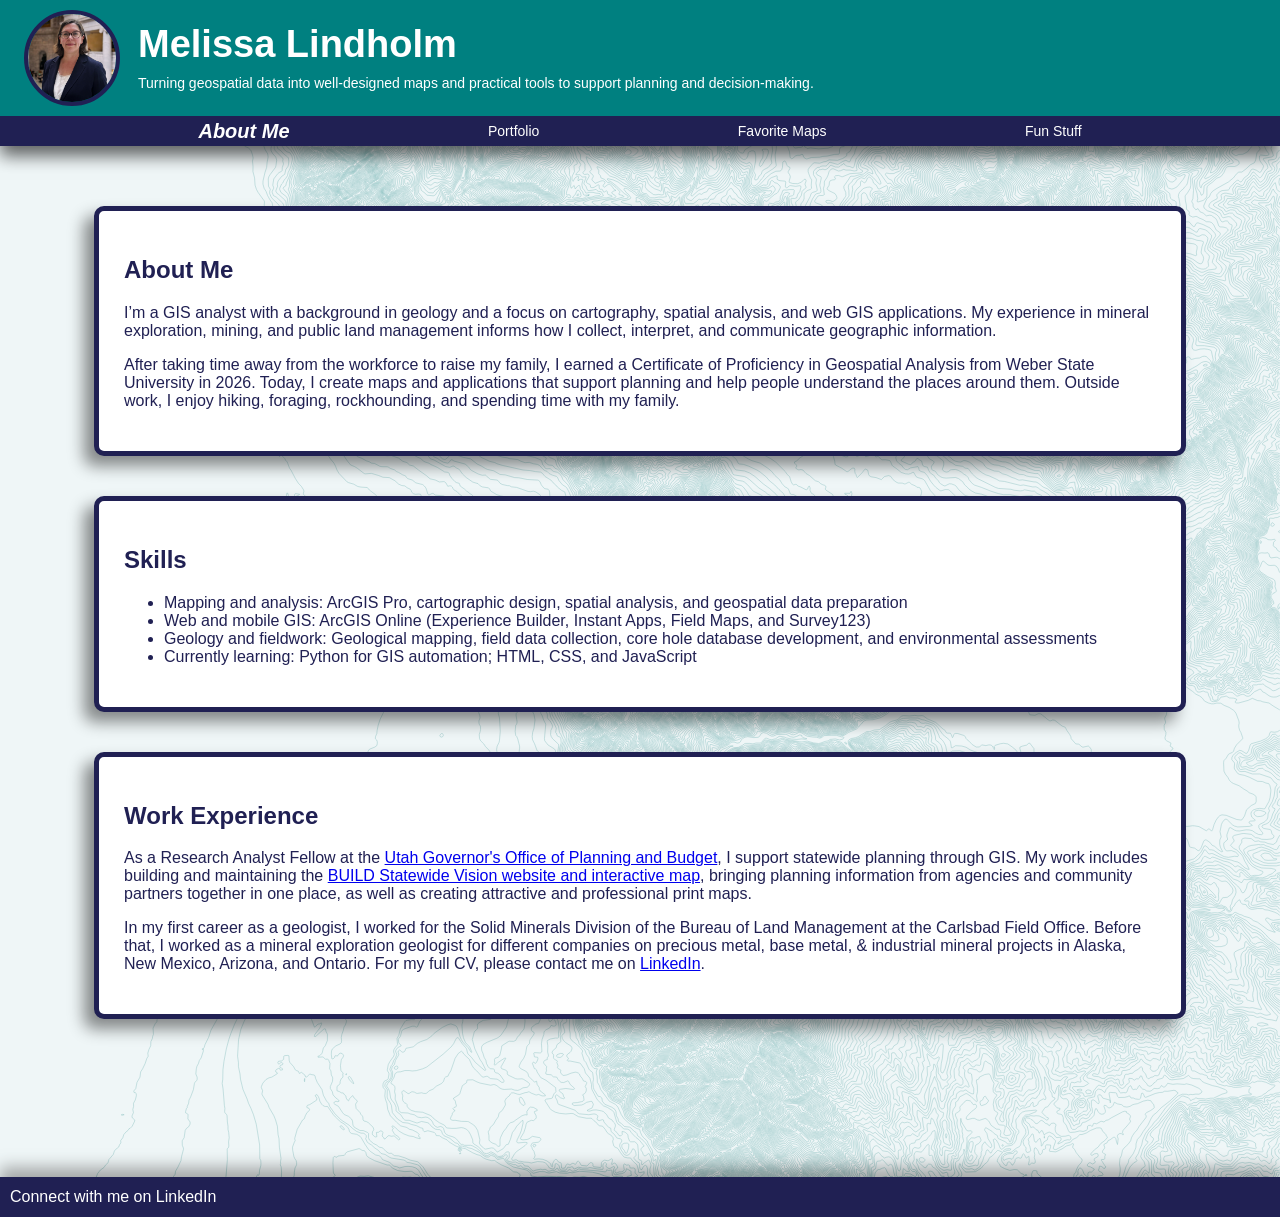
<file: index.html>
<!DOCTYPE html>
<html lang="en">

<head>
    <meta charset="UTF-8">
    <meta name="viewport" content="width=device-width, initial-scale=1.0">
    <title>About Me | Melissa Lindholm</title>
    <link rel="stylesheet" href="styles.css">
    <base target="_blank">
</head>

<body>

    <header>
        <div class="top-info">
            <img src="Melissa_4.jpg" alt="Melissa Lindholm" width="150" class="my-photo">
            <div class="intro">
                <h1>Melissa Lindholm</h1>
                <p>
                    Turning geospatial data into well-designed maps and practical tools to support planning and
                    decision-making.
                </p>
            </div>
        </div>
        <div>
            <nav>
                <ul>
                    <li><a href=index.html target="_self" aria-current="page">About Me</a></li>
                    <li><a href=portfolio.html target="_self">Portfolio</a></li>
                    <li><a href=favoritemaps.html target="_self">Favorite Maps</a></li>
                    <li><a href=funstuff.html target="_self">Fun Stuff</a></li>
                </ul>
            </nav>
        </div>
    </header>

    <!-- <div id="greeting"></div> -->

    <main>
        <section>
            <h2>About Me</h2>
            <p>
                <!-- Yourself: Spend a few sentences talking about my strengths.</p> -->
                I’m a GIS analyst with a background in geology and a focus on cartography, spatial analysis, and web GIS
                applications. My experience in mineral exploration, mining, and public land management informs how I
                collect, interpret, and communicate geographic information.
            </p>
            <p>
                After taking time away from the workforce to raise my family, I earned a Certificate of Proficiency in
                Geospatial Analysis from Weber State University in 2026. Today, I create maps and applications that
                support planning and help people understand the places around them. Outside work, I enjoy hiking,
                foraging, rockhounding, and spending time with my family.

            </p>
        </section>
        <section>
            <h2>Skills</h2>

            <ul>
                <li>Mapping and analysis: ArcGIS Pro, cartographic design, spatial analysis, and geospatial data
                    preparation</li>
                <li>Web and mobile GIS: ArcGIS Online (Experience Builder, Instant Apps, Field Maps, and Survey123)</li>
                <li>Geology and fieldwork: Geological mapping, field data collection, core hole database development,
                    and
                    environmental assessments</li>
                <li>Currently learning: Python for GIS automation; HTML, CSS, and JavaScript</li>
            </ul>
        </section>
        <section>
            <h2>Work Experience</h2>
            <p>
                As a Research Analyst Fellow at the <a href="https://gopb.utah.gov/">Utah
                    Governor's Office of Planning and Budget</a>, I support statewide
                planning through GIS. My work includes building and maintaining the <a
                    href="https://experience.arcgis.com/experience/a6360b8850174346ad386070bd36e517">BUILD Statewide
                    Vision website and interactive map</a>, bringing planning information from agencies and community
                partners together in
                one
                place, as well as creating attractive and professional print maps.
                <!-- I currently have a challenging and rewarding internship as a Research Analyst Fellow at the <a
                    href="https://gopb.utah.gov/">Utah
                    Governor's Office of Planning and Budget</a>. This is an incredible opportunity for a rookie GIS
                Analyst; I
                get to do GIS work that has statewide impact and my position allows me to meet and learn from top GIS
                professionals
                and planners from across Utah, including at the <a href="https://gis.utah.gov/">Utah Geospatial Resource
                    Center</a>. Every person I have worked with does exceptional and impactful work and has a
                wealth of
                expert knowledge to share. Among other duties, I built and maintain the website and interactive map for
                <a href="https://experience.arcgis.com/experience/a6360b8850174346ad386070bd36e517">BUILD: Utah
                    Statewide Vision</a>. -->
            </p>
            <p>
                In my first career as a geologist, I worked for the Solid Minerals Division of the Bureau of Land
                Management at the Carlsbad Field Office. Before that, I worked as a mineral exploration geologist for
                different companies on precious metal, base metal, & industrial mineral projects in Alaska, New Mexico,
                Arizona, and Ontario. For my full CV, please
                contact me on <a href="https://www.linkedin.com/in/melissa-lindholm/">LinkedIn</a>.
            </p>
        </section>
        <br>
        <br>
        <br>
        <!-- Don't show this, I am just making a note to myself. -->

    </main>
    <footer class="centered">
        <!-- <img src="LI-In-Bug.png" alt="LinkedIn logo" width="30"> -->
        <a href="https://www.linkedin.com/in/melissa-lindholm/" class="linkedin-hyperlink">
            Connect with me on LinkedIn </a>
    </footer>

    <!-- <script src="index.js"></script> -->
</body>

</html>
</file>
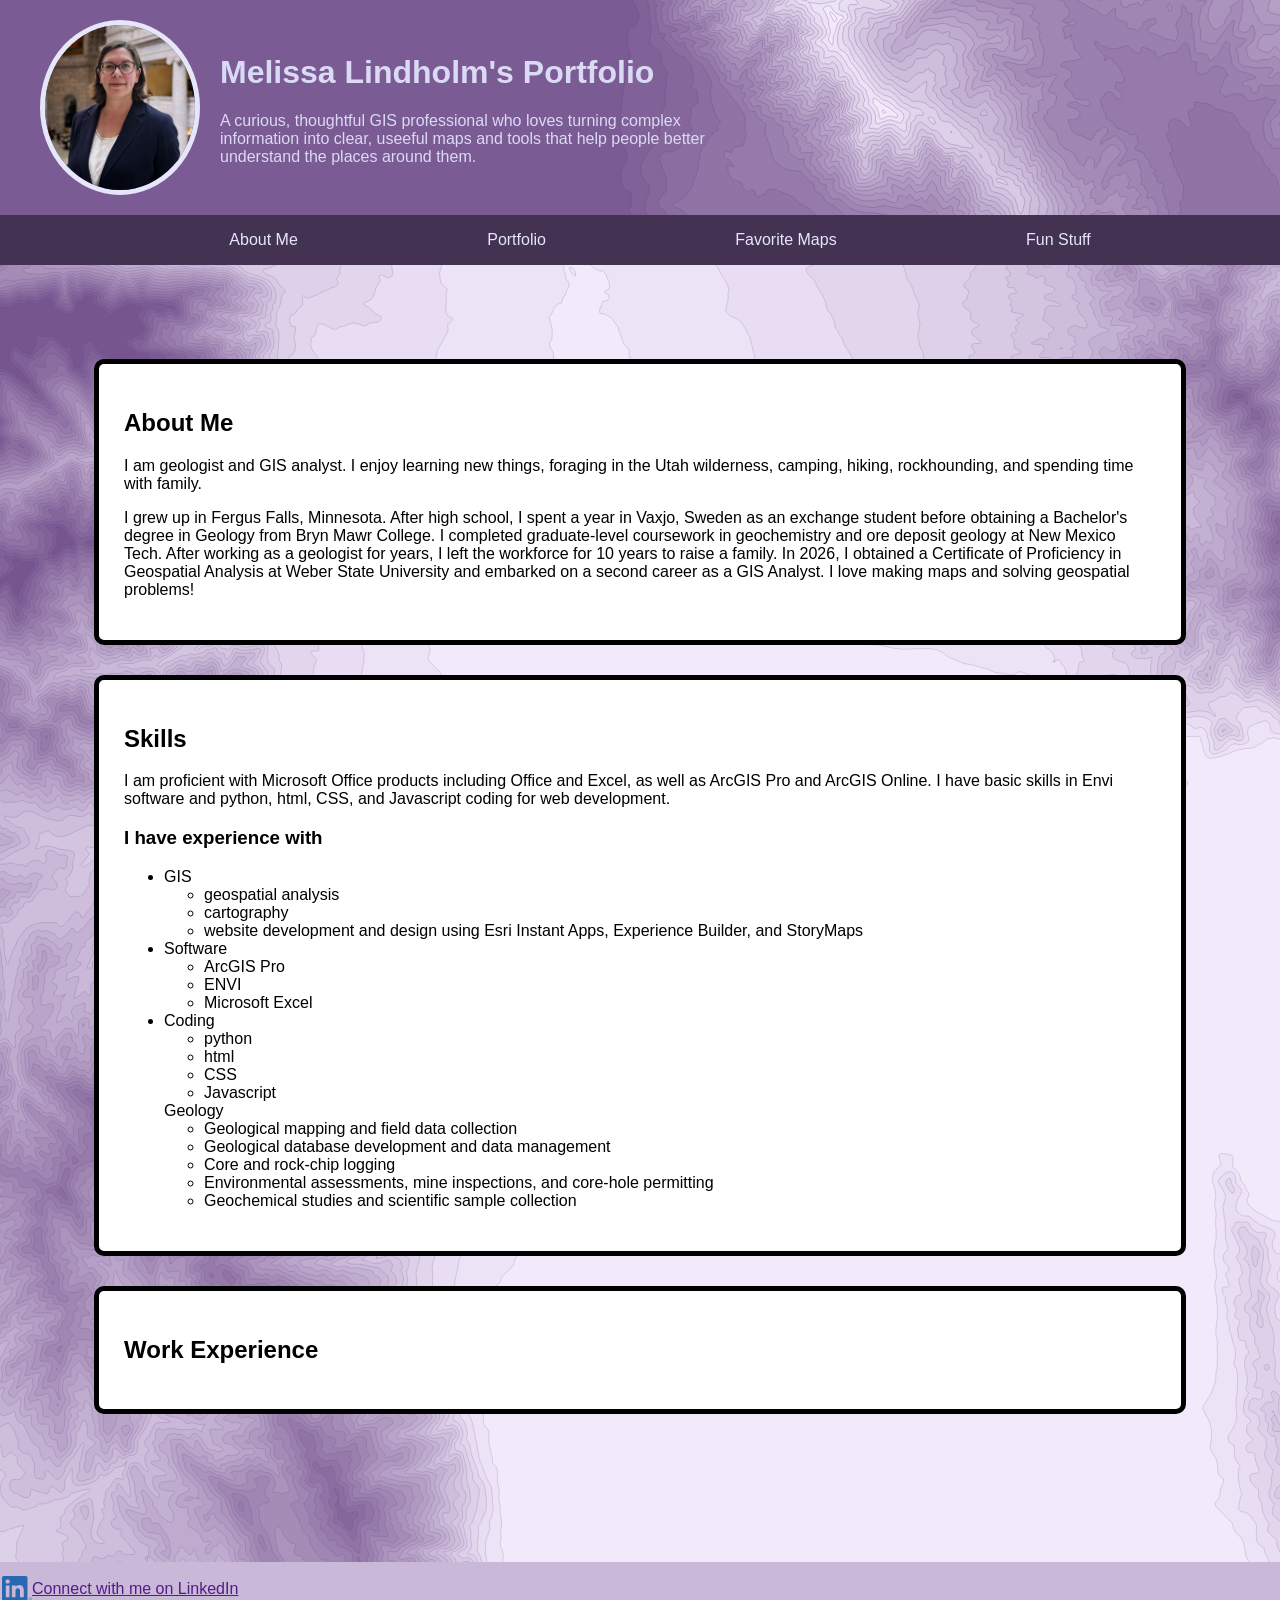
<file: portfolio/index.html>
<!DOCTYPE html>
<html lang="en">

<head>
    <meta charset="UTF-8">
    <meta name="viewport" content="width=device-width, initial-scale=1.0">
    <title>Melissa Lindholm</title>
    <link rel="stylesheet" href="styles.css">
</head>

<body>

    <header>
        <div class="top-info">
            <img src="Melissa_4.jpg" alt="Melissa Lindholm" width="150" class="my-photo">
            <div class="intro">
                <h1>Melissa Lindholm's Portfolio</h1>
                <p>A curious, thoughtful GIS professional who loves turning complex information into clear, useeful maps
                    and
                    tools that help people better understand the places around them.</p>
            </div>
        </div>
        <div>
            <nav>
                <ul>
                    <li><a href=index.html>About Me</a></li>
                    <li><a href=portfolio.html>Portfolio</a></li>
                    <li><a href=favoritemaps.html>Favorite Maps</a></li>
                    <li><a href=funstuff.html>Fun Stuff</a></li>
                </ul>
            </nav>
        </div>
    </header>

    <!-- <div id="greeting"></div> -->

    <main>
        <section>
            <h2>About Me</h2>
            <p>
                <!-- Yourself: Spend a few sentences talking about my strengths.</p> -->
                I am geologist and GIS analyst. I enjoy learning new things,
                foraging in the Utah wilderness, camping, hiking, rockhounding, and
                spending time with family.
            </p>
            <p>
                <!-- Your background: Write about my background. -->
                I grew up in Fergus Falls, Minnesota. After high school, I spent a year in
                Vaxjo, Sweden as an exchange student before obtaining a Bachelor's degree
                in Geology from Bryn Mawr College. I completed graduate-level coursework
                in geochemistry and ore deposit geology at New Mexico Tech. After working
                as a geologist for years, I left the workforce for 10 years to raise a family.
                In 2026, I obtained a Certificate of Proficiency in Geospatial Analysis at
                Weber State University and embarked on a second career as a GIS Analyst. I
                love making maps and solving geospatial problems!

            </p>
        </section>
        <section>
            <h2>Skills</h2>
            <p>
                <!-- Skills -->
                I am proficient with Microsoft Office products including Office and Excel,
                as well as ArcGIS Pro and ArcGIS Online.
                I have basic skills in Envi software
                and python, html, CSS, and Javascript coding for web development.
            </p>
            <h3> I have experience with</h3>
            <ul>
                <li>GIS
                    <ul>
                        <li>geospatial analysis</li>
                        <li>cartography</li>
                        <li>website development and design using Esri Instant Apps, Experience Builder, and StoryMaps
                        </li>
                    </ul>
                </li>
                <li>Software
                    <ul>
                        <li>ArcGIS Pro</li>
                        <li>ENVI</li>
                        <li>Microsoft Excel</li>
                    </ul>
                </li>
                <li>Coding
                    <ul>
                        <li>python</li>
                        <li>html</li>
                        <li>CSS</li>
                        <li>Javascript</li>
                    </ul>
                </li>Geology
                <ul>
                    <li>Geological mapping and field data collection</li>
                    <li>Geological database development and data management</li>
                    <li>Core and rock-chip logging</li>
                    <li>Environmental assessments, mine inspections, and core-hole permitting</li>
                    <li>Geochemical studies and scientific sample collection</li>
                </ul>

            </ul>
        </section>
        <section>
            <h2>Work Experience</h2>
        </section>
        <br>
        <br>
        <br>
        <!-- Don't show this, I am just making a note to myself. -->

    </main>
    <footer class="centered">
        <img src="LI-In-Bug.png" alt="LinkedIn logo" width="30">
        <a href="">
            Connect with me on LinkedIn</a>
    </footer>

    <!-- <script src="index.js"></script> -->
</body>

</html>
</file>
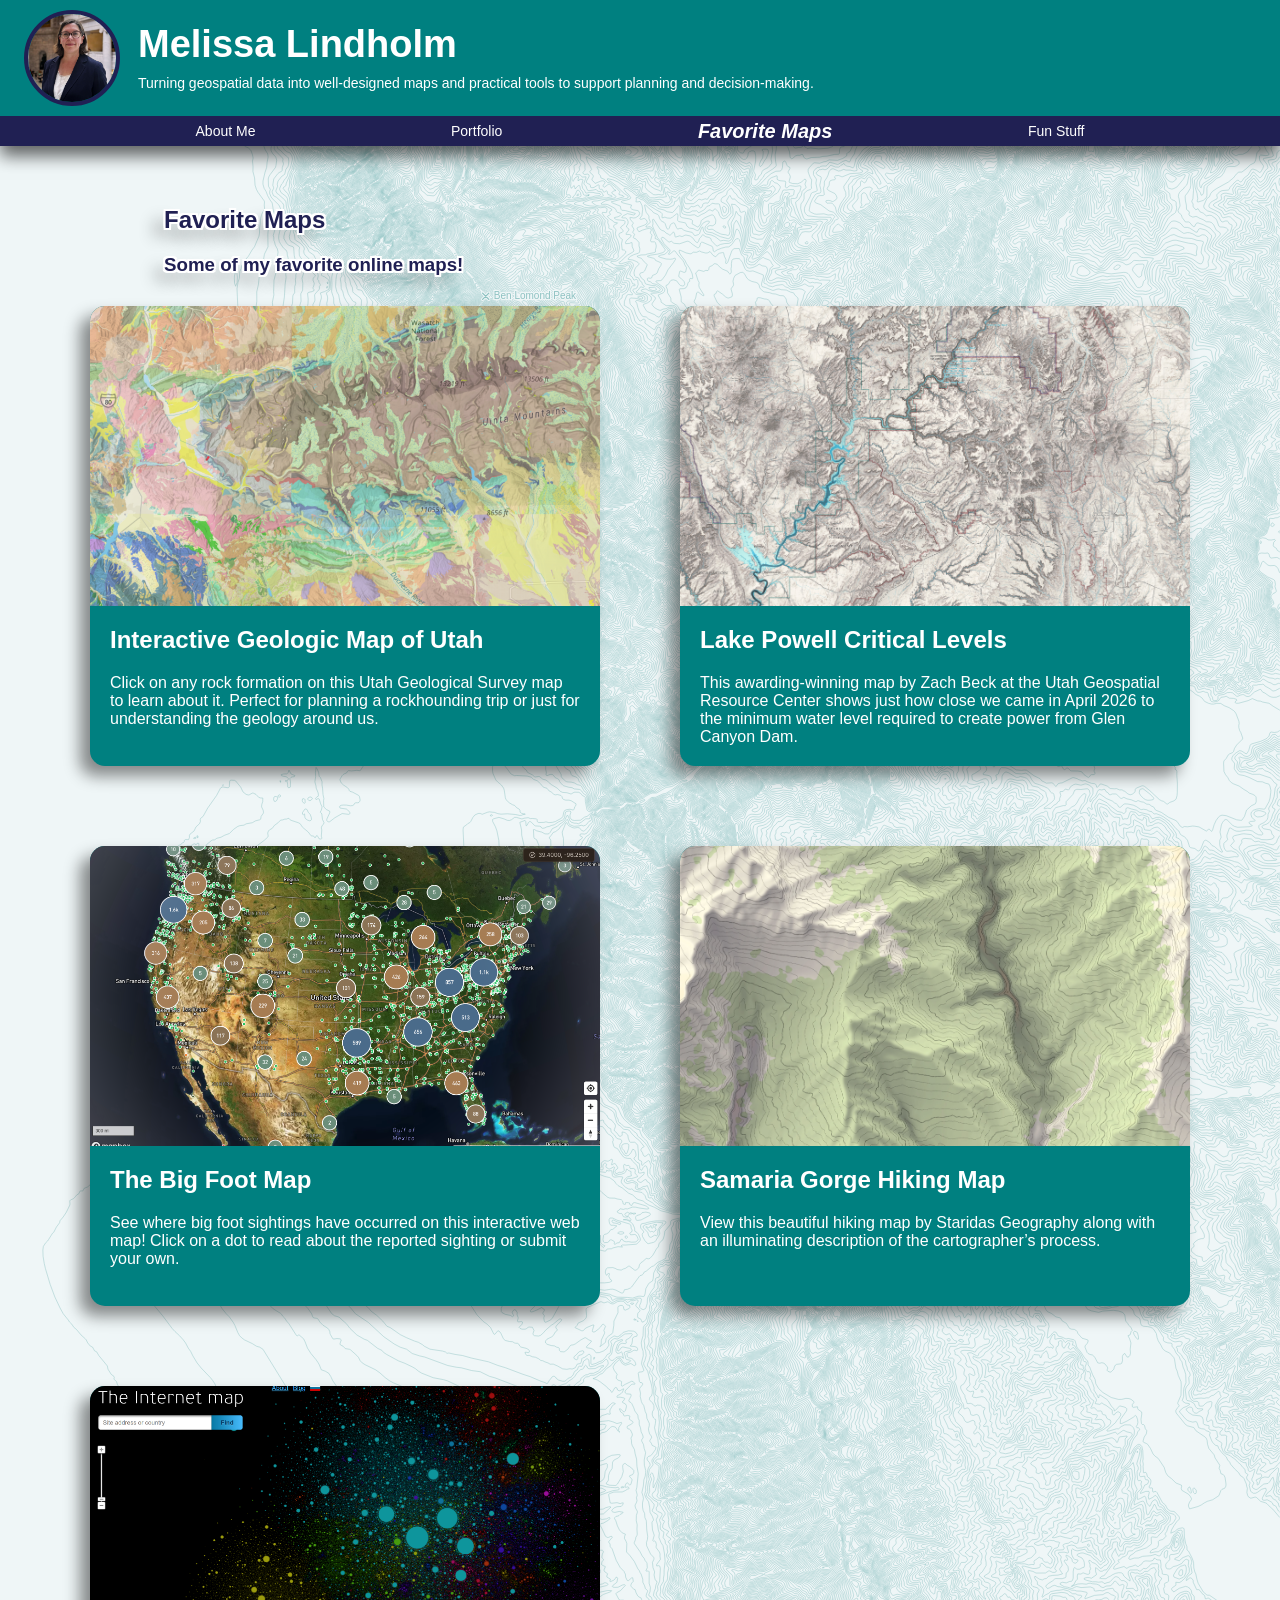
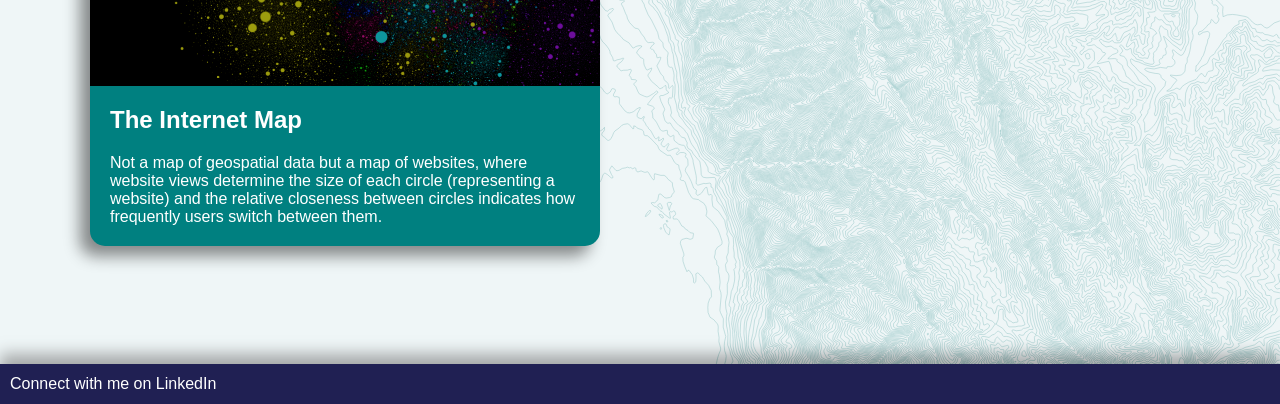
<file: favoritemaps.html>
<!DOCTYPE html>
<html lang="en">

<head>
    <meta charset="UTF-8">
    <meta name="viewport" content="width=device-width, initial-scale=1.0">
    <title>Favorite Maps | Melissa Lindholm</title>
    <link rel="stylesheet" href="styles.css">
    <base target="_blank">
</head>

<body>

    <header>
        <div class="top-info">
            <img src="Melissa_4.jpg" alt="Melissa Lindholm" width="150" class="my-photo">
            <div class="intro">
                <h1>Melissa Lindholm</h1>
                <p>
                    Turning geospatial data into well-designed maps and practical tools to support planning and
                    decision-making.
                </p>
            </div>
        </div>
        <div>
            <nav>
                <ul>
                    <li><a href=index.html target="_self">About Me</a></li>
                    <li><a href=portfolio.html target="_self">Portfolio</a></li>
                    <li><a href=favoritemaps.html target="_self" aria-current="page">Favorite Maps</a></li>
                    <li><a href=funstuff.html target="_self">Fun Stuff</a></li>
                </ul>
            </nav>
        </div>
    </header>

    <main>
        <section class="other-page">
            <h1>Favorite Maps</h1>
            <h3>
                Some of my favorite online maps!
            </h3>
        </section>
        <div class="map-collection">
            <div class="map-card">
                <a href="https://geomap.geology.utah.gov/?view=scene&scale=4502530&zoom=7.04&lat=39.30936&lng=-111.3&layers=500k%2C100k&tilt=0&heading=360&elev=1415636&exag=2.5&base=topo"
                    target="_blank" rel="noopener">
                    <img src="geologic-map-utah.png" alt="Geologic map of Utah" width="500" class="map-photo">
                </a>
                <div class="map-text">
                    <h2>Interactive Geologic Map of Utah</h2>
                    <p>Click on any rock formation on this Utah Geological Survey map to learn about it. Perfect
                        for planning a rockhounding trip or just for understanding the geology around us.
                    </p>
                </div>
            </div>
            <div class="map-card">
                <a href="https://mapgallery.esri.com/submission-detail/42030" target="_blank" rel="noopener">
                    <img src="LakePowell_v1a.jpg"
                        alt="Lake Powell water levels in 1983 and 2026 compared to the minimum levels required to for Glen Canyon Dam to produce power and for water to even pass through the dam."
                        width="500" class="map-photo">
                </a>
                <div class="map-text">
                    <h2>Lake Powell Critical Levels</h2>
                    <p>This awarding-winning map by Zach Beck at the Utah Geospatial Resource Center shows just how
                        close we
                        came in April 2026 to the minimum water level required to create power from Glen Canyon Dam.</p>
                </div>
            </div>
            <div class="map-card">
                <a href="https://www.bigfootmap.com/" target="_blank" rel="noopener">
                    <img src="TheBigFootMap.png" alt="Screenshot of The Big Foot Map" width="500" class="map-photo">
                </a>
                <div class="map-text">
                    <h2>The Big Foot Map</h2>
                    <p>See where big foot sightings have occurred on this interactive web map! Click on a dot to read
                        about the reported sighting or submit your own.</p>
                </div>
            </div>

            <div class="map-card">
                <a href="https://www.staridasgeography.gr/portfolio/samaria-gorge-hiking-map/" target="_blank"
                    rel="noopener">
                    <img src="samaria-gorge-hiking-map.png" alt="Hiking map for Samaria Gorge, Crete" width="500"
                        class="map-photo">
                </a>
                <div class="map-text">
                    <h2>Samaria Gorge Hiking Map</h2>
                    <p>View this beautiful hiking map by Staridas Geography along with an illuminating description of
                        the cartographer’s process.
                    </p>
                </div>
            </div>
            <div class="map-card">
                <a href="https://internet-map.net/" target="_blank" rel="noopener">
                    <img src="TheInternetMap.png" alt="Conceptual map of the internet." width="500" class="map-photo">
                </a>
                <div class="map-text">
                    <h2>The Internet Map</h2>
                    <p>Not a map of geospatial data but a map of websites, where website views determine the size of
                        each circle (representing a website) and the relative closeness between circles indicates how
                        frequently users switch between them.
                    </p>
                </div>
            </div>
        </div>

        <br>
        <br>
        <br>
        <!-- Don't show this, I am just making a note to myself. -->

    </main>
    <footer class="centered">
        <!-- <img src="LI-In-Bug.png" alt="LinkedIn logo" width="30"> -->
        <a href="https://www.linkedin.com/in/melissa-lindholm/" class="linkedin-hyperlink">
            Connect with me on LinkedIn </a>
    </footer>

    <!-- <script src="index.js"></script> -->
</body>

</html>
</file>
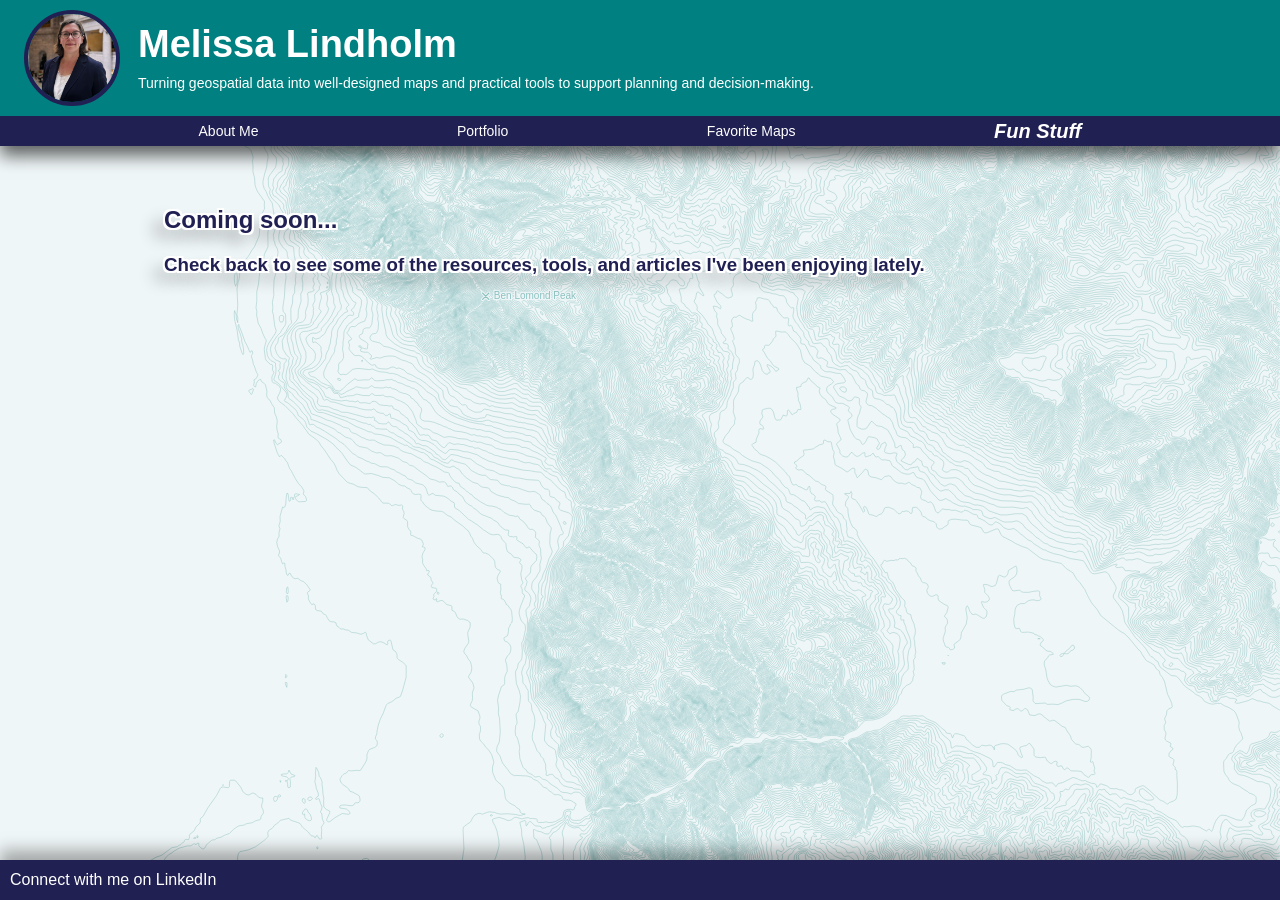
<file: funstuff.html>
<!DOCTYPE html>
<html lang="en">

<head>
    <meta charset="UTF-8">
    <meta name="viewport" content="width=device-width, initial-scale=1.0">
    <title>Fun Stuff | Melissa Lindholm</title>
    <link rel="stylesheet" href="styles.css">
    <base target="_blank">
</head>

<body>

    <header>
        <div class="top-info">
            <img src="Melissa_4.jpg" alt="Melissa Lindholm" width="150" class="my-photo">
            <div class="intro">
                <h1>Melissa Lindholm</h1>
                <p>
                    Turning geospatial data into well-designed maps and practical tools to support planning and decision-making.
                </p>
            </div>
        </div>
        <div>
            <nav>
                <ul>
                    <li><a href=index.html target="_self">About Me</a></li>
                    <li><a href=portfolio.html target="_self">Portfolio</a></li>
                    <li><a href=favoritemaps.html target="_self">Favorite Maps</a></li>
                    <li><a href=funstuff.html target="_self" aria-current="page">Fun Stuff</a></li>
                </ul>
            </nav>
        </div>
    </header>

    <!-- <div id="greeting"></div> -->

    <main>
        <section class="other-page">
            <h1>Coming soon...</h1>
            <h3>
                Check back to see some of the resources, tools, and articles I've been enjoying lately.
            </h3>

            <br>
            <br>
            <br>
            <!-- Don't show this, I am just making a note to myself. -->
        </section>
    </main>
    <footer class="centered">
        <!-- <img src="LI-In-Bug.png" alt="LinkedIn logo" width="30"> -->
        <a href="https://www.linkedin.com/in/melissa-lindholm/" class="linkedin-hyperlink">
            Connect with me on LinkedIn </a>
    </footer>

    <!-- <script src="index.js"></script> -->
</body>

</html>
</file>
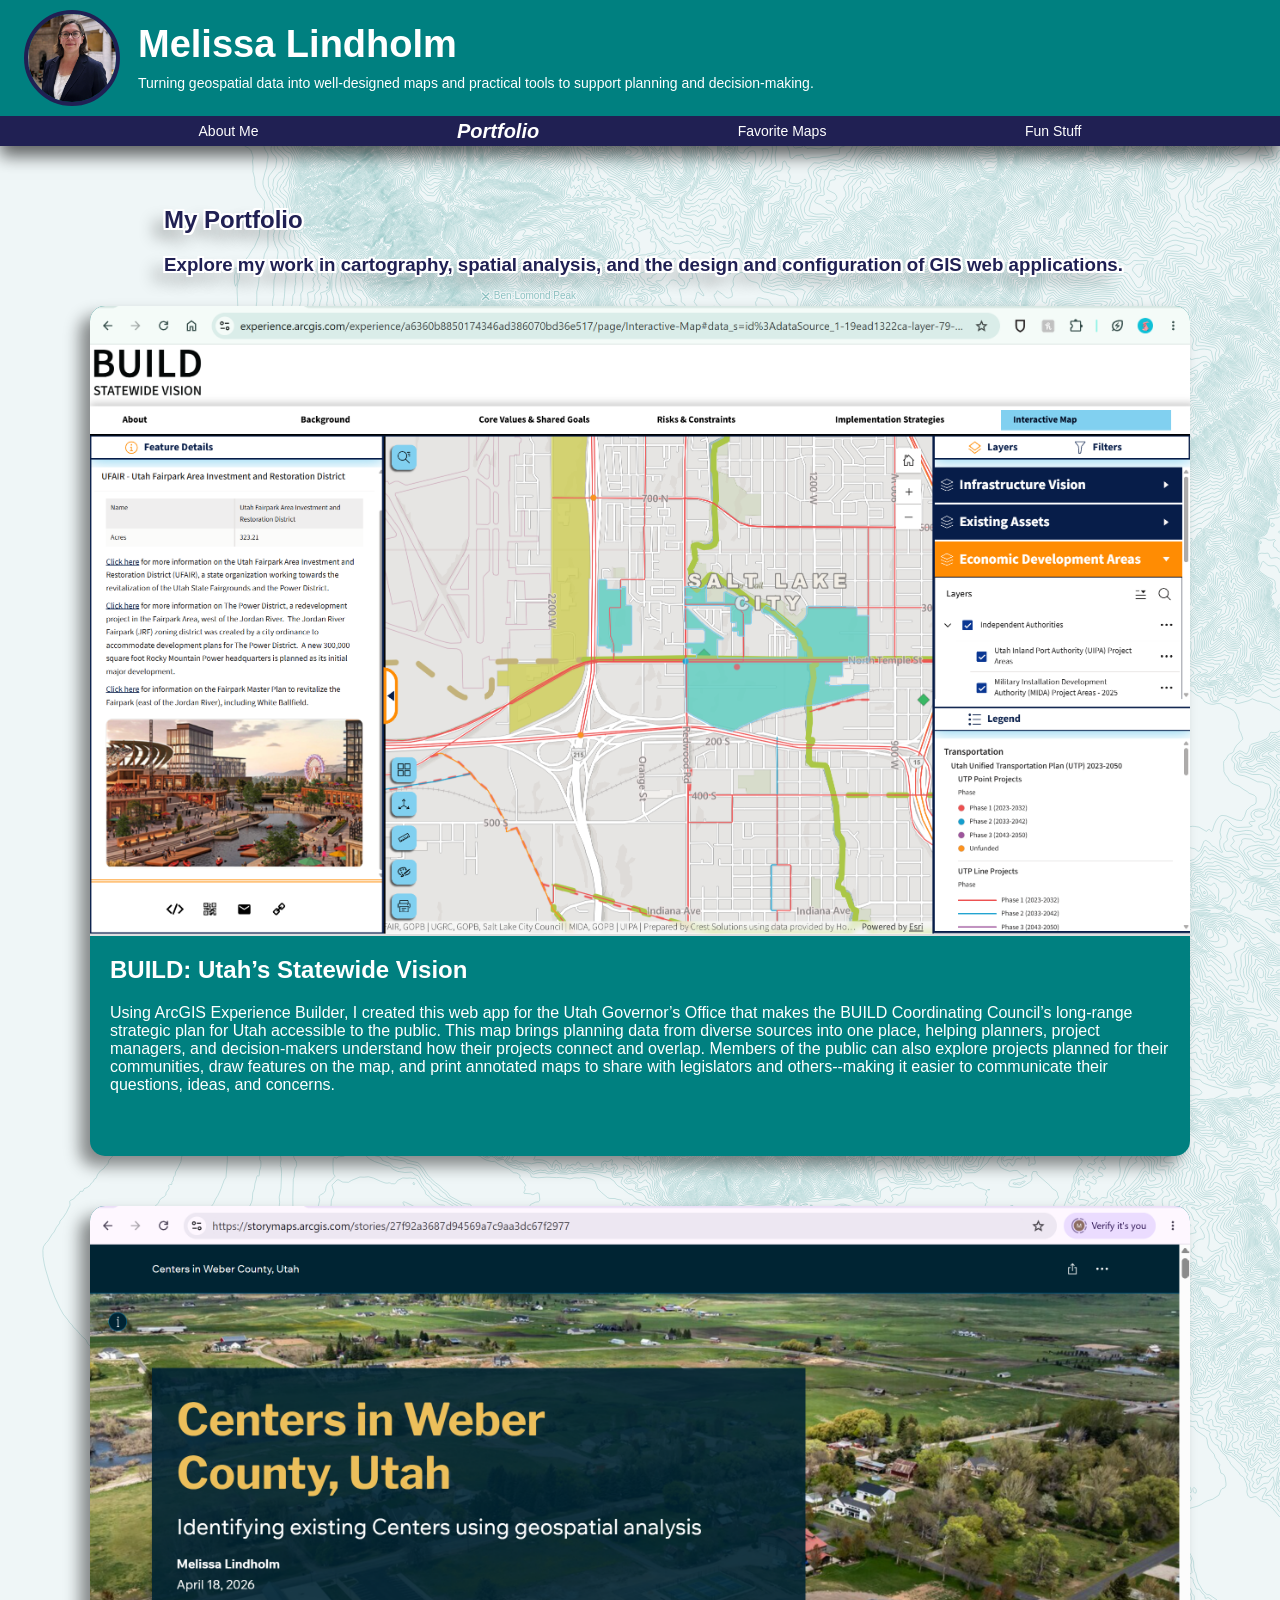
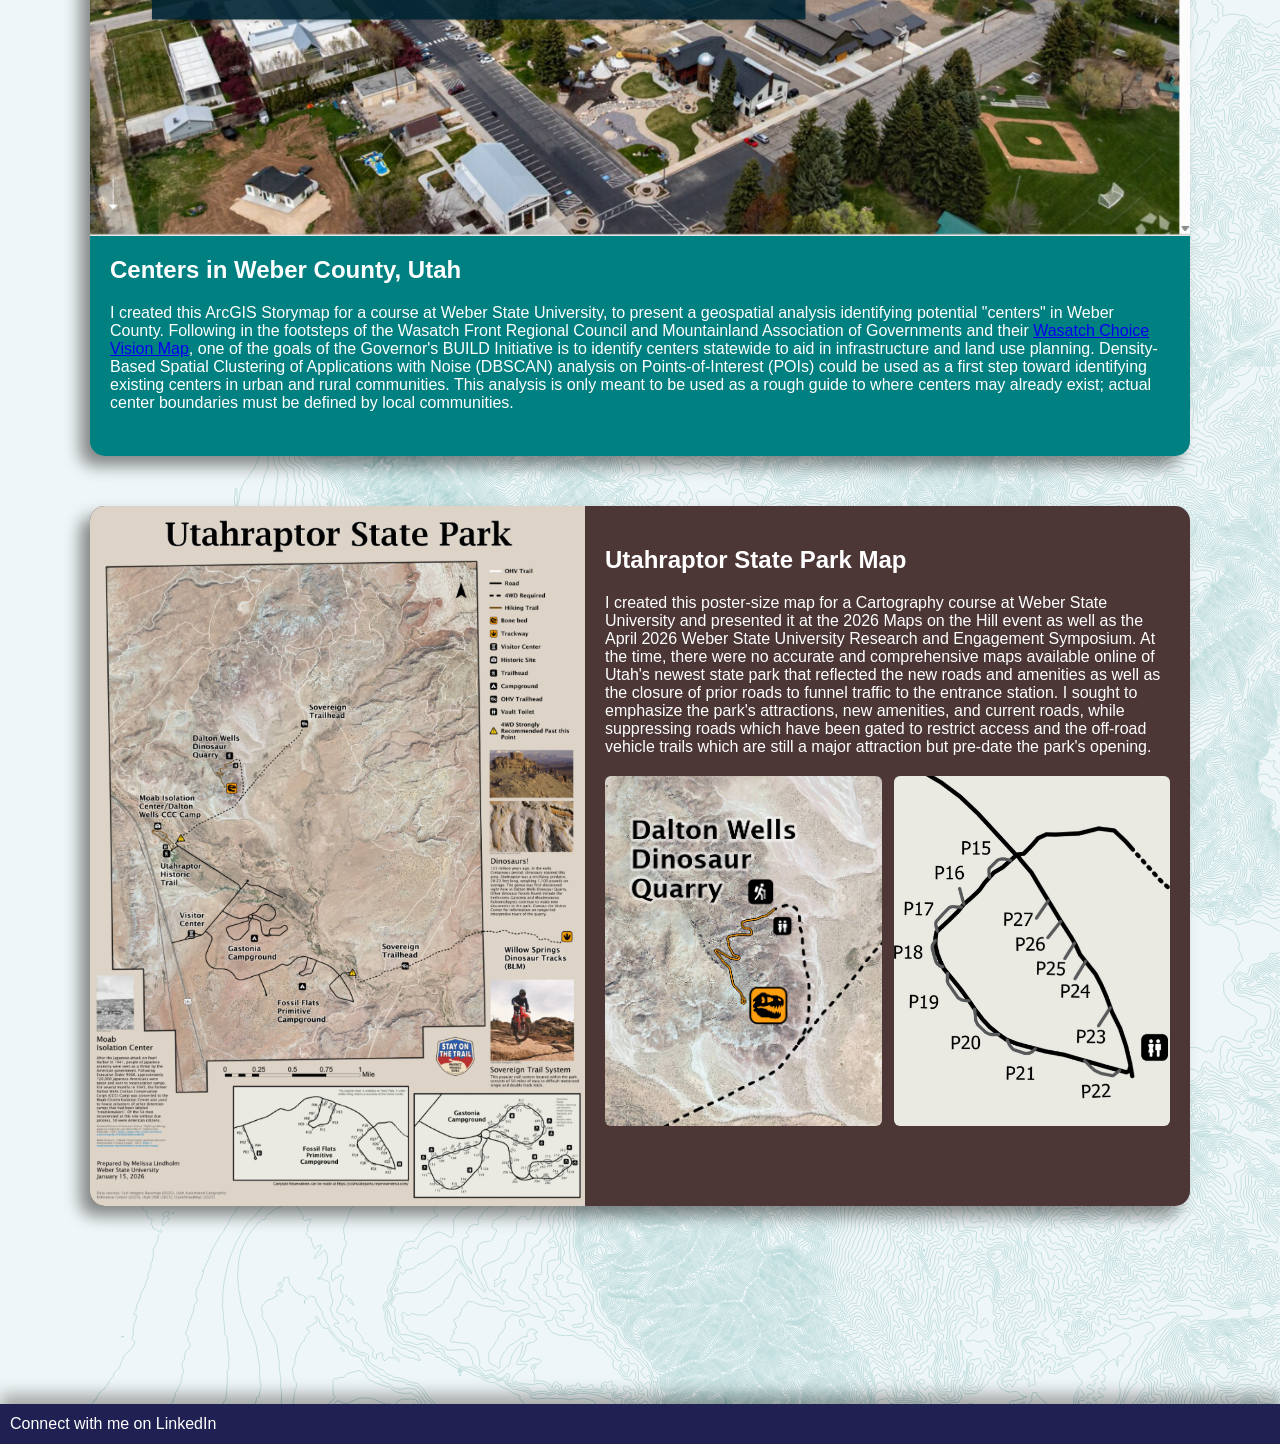
<file: portfolio.html>
<!DOCTYPE html>
<html lang="en">

<head>
    <meta charset="UTF-8">
    <meta name="viewport" content="width=device-width, initial-scale=1.0">
    <title>Portfolio | Melissa Lindholm</title>
    <link rel="stylesheet" href="styles.css">
    <base target="_blank">
</head>

<body>

    <header>
        <div class="top-info">
            <img src="Melissa_4.jpg" alt="Melissa Lindholm" width="150" class="my-photo">
            <div class="intro">
                <h1>Melissa Lindholm</h1>
                <p>
                    Turning geospatial data into well-designed maps and practical tools to support planning and
                    decision-making.
                </p>
            </div>
        </div>
        <div>
            <nav>
                <ul>
                    <li><a href=index.html target="_self">About Me</a></li>
                    <li><a href=portfolio.html target="_self" aria-current="page">Portfolio</a></li>
                    <li><a href=favoritemaps.html target="_self">Favorite Maps</a></li>
                    <li><a href=funstuff.html target="_self">Fun Stuff</a></li>
                </ul>
            </nav>
        </div>
    </header>

    <!-- <div id="greeting"></div> -->

    <main>
        <section class="other-page">
            <h1>My Portfolio</h1>
            <h3>
                Explore my work in cartography, spatial analysis, and the design and configuration of GIS web
                applications.
            </h3>
        </section>
        <div class="portfolio-collection">
            <div class="portfolio-card">
                <a href="https://experience.arcgis.com/experience/a6360b8850174346ad386070bd36e517/page/About#widget_9=active_datasource_id:dataSource_1,center:-12811196.633955888%2C4766552.035173626%2C102100,scale:9244648.868618,level:5,viewpoint:%7B%22rotation%22%3A0%2C%22scale%22%3A9244648.868618%2C%22targetGeometry%22%3A%7B%22spatialReference%22%3A%7B%22latestWkid%22%3A3857%2C%22wkid%22%3A102100%7D%2C%22x%22%3A-12811196.633955888%2C%22y%22%3A4766552.035173626%7D%7D"
                    target="_blank" rel="noopener">
                    <img src="build-map-1.png" alt="Screenshot of the Interactive Map on the BUILD website" width="500"
                        class="portfolio-photo">
                </a>
                <div class="map-text">
                    <h2>BUILD: Utah’s Statewide Vision</h2>
                    <p>Using ArcGIS Experience Builder, I created this web app for the Utah Governor’s Office that makes
                        the BUILD Coordinating Council’s long-range strategic plan for Utah accessible to the public.
                        This map
                        brings planning data from
                        diverse sources into one place, helping planners, project managers, and decision-makers
                        understand how their projects connect and overlap.

                        Members of the public can also explore projects planned for their communities, draw features on
                        the map, and print annotated maps to share with legislators and others--making it easier to
                        communicate their questions, ideas, and concerns. </p>
                </div>

            </div>
            <div class="portfolio-card">
                <a href="https://storymaps.arcgis.com/stories/27f92a3687d94569a7c9aa3dc67f2977" target="_blank"
                    rel="noopener">
                    <img src="weber-county-centers-storymap.png"
                        alt="Screenshot of Centers in Weber County ArcGIS Storymap" width="500" class="portfolio-photo">
                </a>
                <div class="map-text">
                    <h2>Centers in Weber County, Utah</h2>
                    <p>I created this ArcGIS Storymap for a course at Weber State University, to present a geospatial
                        analysis identifying potential "centers" in Weber County. Following in the footsteps of
                        the Wasatch Front Regional Council and
                        Mountainland Association of Governments and their <a
                            href="https://wasatchchoice.org/vision-map/#mapList=vision.transportation.landuse.econdev.recreation.olympics&selectedMap=vision&sideBarClosed=false&x=-12457000&y=4977000&scale=288895">Wasatch
                            Choice Vision Map</a>, one of the goals of
                        the Governor's BUILD Initiative is to identify centers statewide to aid in infrastructure
                        and land use planning.
                        Density-Based Spatial Clustering of Applications with Noise (DBSCAN) analysis on
                        Points-of-Interest (POIs) could be used as a first step toward identifying existing centers in
                        urban and rural communities.
                        This analysis is only meant to be used as
                        a rough guide to where centers may already exist; actual center boundaries must be defined by
                        local communities.

                    </p>
                </div>
            </div>
            <div class="portfolio-utahraptor-card">
                <a href="34x48posterrevised011626.pdf" target="_blank" rel="noopener">
                    <img src="utahraptor-poster.png" alt="Utahraptor State Park map image" width="500"
                        class="portfolio-utahraptor-photo">
                </a>
                <div class="map-text">
                    <h2>Utahraptor State Park Map</h2>
                    <p>I created this poster-size map for a Cartography course at Weber State University and presented
                        it at the 2026
                        Maps on the Hill event as well as the April 2026 Weber State University Research and Engagement
                        Symposium. At the time, there were no accurate and comprehensive maps available online of Utah's
                        newest state park that reflected the new roads and amenities as well as the closure of prior
                        roads to
                        funnel traffic to the entrance station. I sought to emphasize the park's attractions, new
                        amenities, and
                        current roads, while suppressing roads which have been gated to restrict
                        access and the off-road vehicle trails which are still a major
                        attraction but pre-date the park's opening.

                    </p>
                    <div class="map-details">
                        <img src="attractions-map-detail.png" alt="Close-up of map labels and symbols">

                        <img src="campground-map-details.png" alt="Close-up of campground map">
                    </div>

                </div>
            </div>
        </div>

        <br>
        <br>
        <br>
        <!-- Don't show this, I am just making a note to myself. -->

    </main>
    <footer class="centered">
        <!-- <img src="LI-In-Bug.png" alt="LinkedIn logo" width="30"> -->
        <a href="https://www.linkedin.com/in/melissa-lindholm/" class="linkedin-hyperlink">
            Connect with me on LinkedIn </a>
    </footer>

    <!-- <script src="index.js"></script> -->
</body>

</html>
</file>
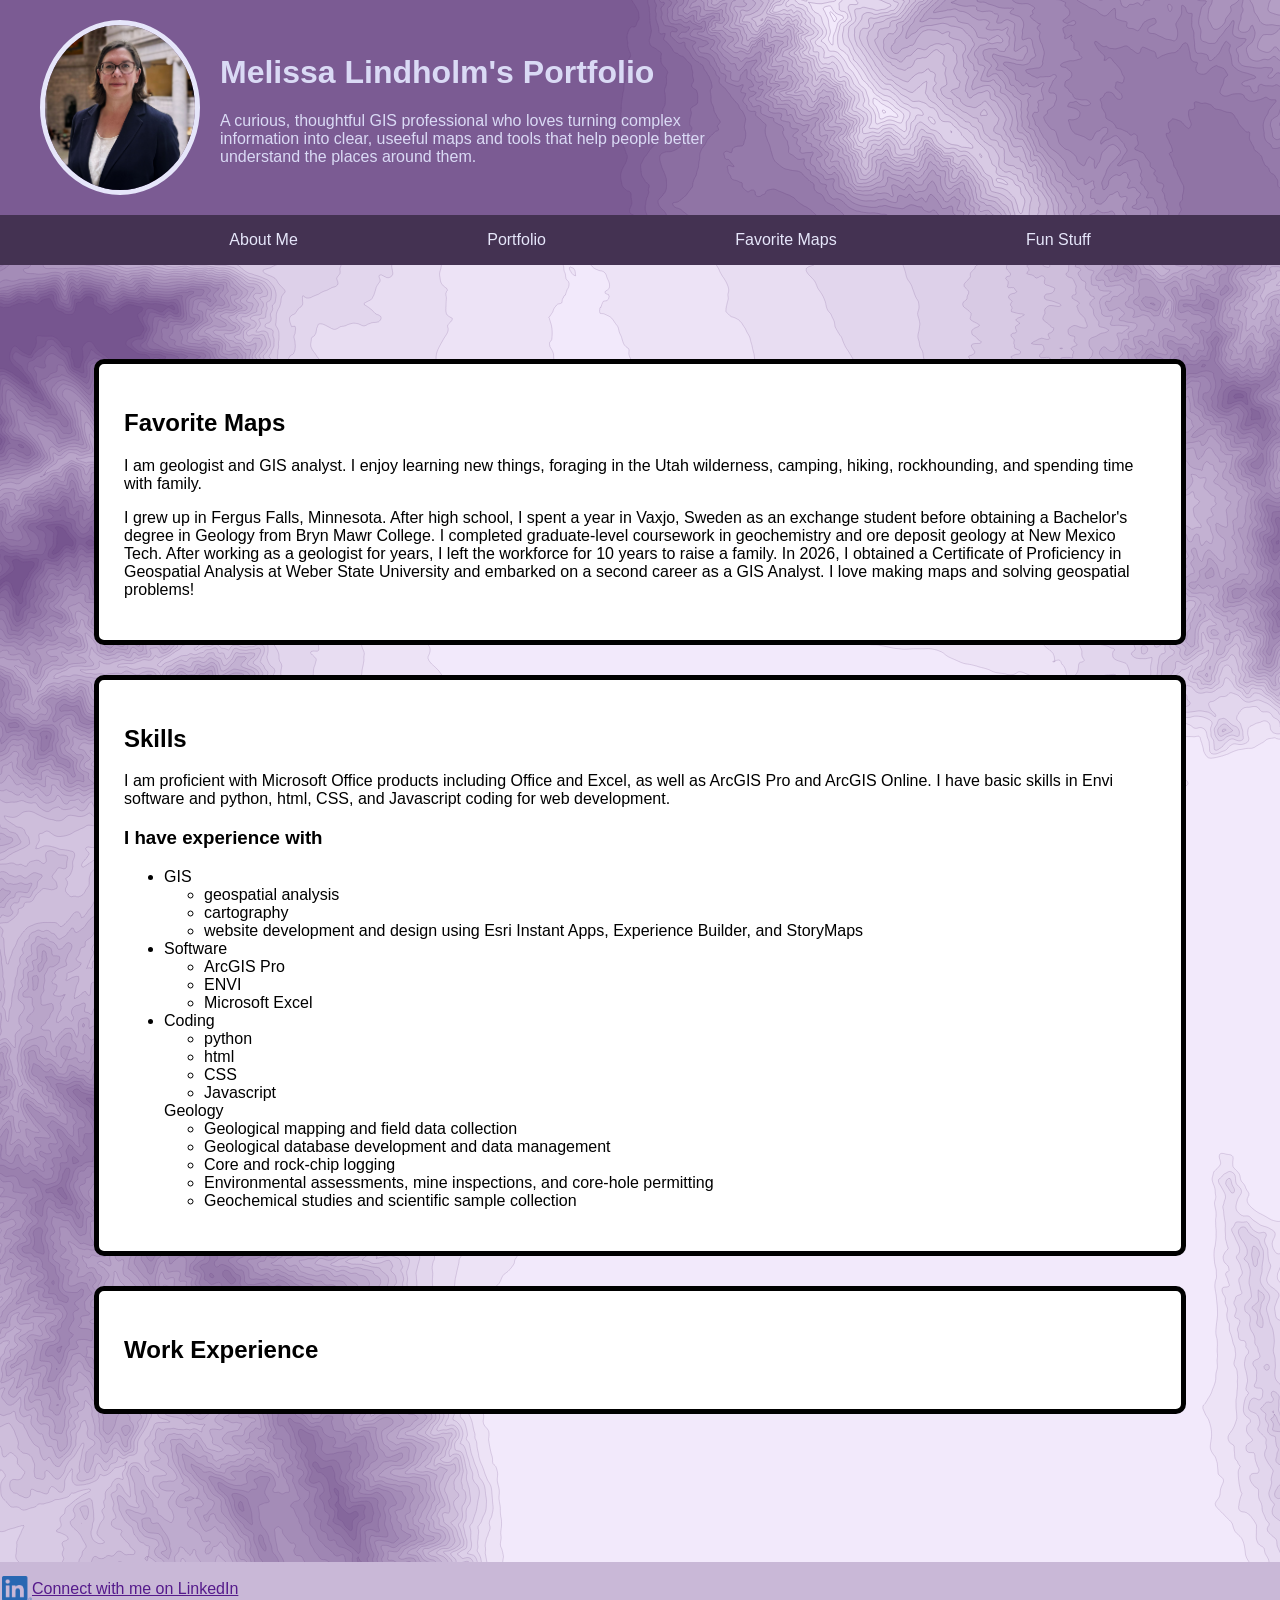
<file: portfolio/favoritemaps.html>
<!DOCTYPE html>
<html lang="en">

<head>
    <meta charset="UTF-8">
    <meta name="viewport" content="width=device-width, initial-scale=1.0">
    <title>Melissa Lindholm</title>
    <link rel="stylesheet" href="styles.css">
</head>

<body>

    <header>
        <div class="top-info">
            <img src="Melissa_4.jpg" alt="Melissa Lindholm" width="150" class="my-photo">
            <div class="intro">
                <h1>Melissa Lindholm's Portfolio</h1>
                <p>A curious, thoughtful GIS professional who loves turning complex information into clear, useeful maps
                    and
                    tools that help people better understand the places around them.</p>
            </div>
        </div>
        <div>
            <nav>
                <ul>
                    <li><a href=index.html>About Me</a></li>
                    <li><a href=portfolio.html>Portfolio</a></li>
                    <li><a href=favoritemaps.html>Favorite Maps</a></li>
                    <li><a href=funstuff.html>Fun Stuff</a></li>
                </ul>
            </nav>
        </div>
    </header>

    <!-- <div id="greeting"></div> -->

    <main>
        <section>
            <h2>Favorite Maps</h2>
            <p>
                <!-- List some favorite maps and show them on cards with links</p> -->
                I am geologist and GIS analyst. I enjoy learning new things,
                foraging in the Utah wilderness, camping, hiking, rockhounding, and
                spending time with family.
            </p>
            <p>
                <!-- Your background: Write about my background. -->
                I grew up in Fergus Falls, Minnesota. After high school, I spent a year in
                Vaxjo, Sweden as an exchange student before obtaining a Bachelor's degree
                in Geology from Bryn Mawr College. I completed graduate-level coursework
                in geochemistry and ore deposit geology at New Mexico Tech. After working
                as a geologist for years, I left the workforce for 10 years to raise a family.
                In 2026, I obtained a Certificate of Proficiency in Geospatial Analysis at
                Weber State University and embarked on a second career as a GIS Analyst. I
                love making maps and solving geospatial problems!

            </p>
        </section>
        <section>
            <h2>Skills</h2>
            <p>
                <!-- Skills -->
                I am proficient with Microsoft Office products including Office and Excel,
                as well as ArcGIS Pro and ArcGIS Online.
                I have basic skills in Envi software
                and python, html, CSS, and Javascript coding for web development.
            </p>
            <h3> I have experience with</h3>
            <ul>
                <li>GIS
                    <ul>
                        <li>geospatial analysis</li>
                        <li>cartography</li>
                        <li>website development and design using Esri Instant Apps, Experience Builder, and StoryMaps
                        </li>
                    </ul>
                </li>
                <li>Software
                    <ul>
                        <li>ArcGIS Pro</li>
                        <li>ENVI</li>
                        <li>Microsoft Excel</li>
                    </ul>
                </li>
                <li>Coding
                    <ul>
                        <li>python</li>
                        <li>html</li>
                        <li>CSS</li>
                        <li>Javascript</li>
                    </ul>
                </li>Geology
                <ul>
                    <li>Geological mapping and field data collection</li>
                    <li>Geological database development and data management</li>
                    <li>Core and rock-chip logging</li>
                    <li>Environmental assessments, mine inspections, and core-hole permitting</li>
                    <li>Geochemical studies and scientific sample collection</li>
                </ul>

            </ul>
        </section>
        <section>
            <h2>Work Experience</h2>
        </section>
        <br>
        <br>
        <br>
        <!-- Don't show this, I am just making a note to myself. -->

    </main>
    <footer class="centered">
        <img src="LI-In-Bug.png" alt="LinkedIn logo" width="30">
        <a href="">
            Connect with me on LinkedIn</a>
    </footer>

    <!-- <script src="index.js"></script> -->
</body>

</html>
</file>
<file: styles.css>
body {
    margin: 0%;
    /* background-image: url(ben-lomond-farmington-real-contours_90.svg);
    background-size: auto; */
    /* background-image: url(mount-ogden-lavender-light-orange-tall.png); */
    /* background-image: url(ogden-ben-lomond-inverted-tall.svg); */
    min-height: 100vh;
    display: flex;
    flex-direction: column;
    background-color: #e2eff1;
    font-family: 'Trebuchet MS', 'Lucida Sans Unicode', 'Lucida Grande', 'Lucida Sans', Arial, sans-serif;
}

header {
    padding: 0%;
    flex-direction: column;
    background-color: teal;
    position: sticky;
    top: 0;
    z-index: 100;
    box-shadow: 0px 10px 16px rgba(0, 0, 0, 0.6);
}

.top-info {
    /* background-color: #1b998b; */
    /* background-image: url(mount-ogden-13-1551-3066-lavender-light-orange-smooth-contours.png); */
    /* background-image: url(teal-topo-mt-ogden.png); */
    /* background-image: url(ben-lomond-farmington-real-contours-60-percent-transparent.svg);
    background-size: auto; */
    color: white;
    display: flex;
    justify-content: left;
    align-items: center;
    margin: 0%;
    padding: 10px 24px;
    gap: 18px;
}

nav {
    background-color: rgb(32, 32, 83);
    justify-content: center;
    align-items: center;
    display: flex;
    padding: 0px;
    height: 30px;
}

nav ul {
    display: flex;
    flex-wrap: wrap;
    align-items: center;
    color: white;
    justify-content: space-evenly;
    width: 100%;
    list-style: none;
    margin: 0;
    padding: 0;
}

nav a {
    color: white;
    text-decoration: none;
    font-size: 14px;
}

nav a:hover {
    text-decoration: underline;
}

nav a[aria-current="page"] {
    font-weight: bold;
    font-size: 20px;
    font-style: italic;
}

main {
    /* background-image: url(ben-lomond-farmington-real-contours-60-percent-transparent.svg);
    background-size: auto; */
    position: relative;
    isolation: isolate;
    justify-content: left;
    align-items: left;
    margin: 0%;
    padding: 30px 5% 5%;
    flex: 1;
}

main::before {
    content: "";
    position: absolute;
    inset: 0;
    z-index: -1;
    background-image: url(ben-lomond-farmington-real-contours.svg);
    /* background-size: cover; */
    background-size: 100% auto;
    background-repeat: repeat-y;
    background-position: center top;
    opacity: 0.45;

}

main>section:first-child {
    margin-top: 30px;
}

footer {
    background-color: rgb(32, 32, 83);
    color: white;
    text-decoration: none;
    padding: 10px;
    height: 20px;
    display: flex;
    align-items: center;
    box-shadow: 0px -10px 16px rgba(0, 0, 0, 0.6);
}

.linkedin-hyperlink {
    color: white;
    text-decoration: none;

}

.linkedin-hyperlink:hover {
    text-decoration: underline;
}

.centered {
    text-align: center;
}

.intro {
    /* max-width: 620px;
    min-width: 0; */
    text-align: left;
}

.intro h1 {
    margin: 0 0 6px;
    font-size: 38px;
    line-height: 1.2;
}

.intro p {
    margin: 0;
    font-size: 14px;
    line-height: 1.4;
}

.my-photo {
    box-sizing: border-box;
    width: 96px;
    height: 96px;
    object-fit: cover;
    flex-shrink: 0;
    border-radius: 50%;
    margin: 0;
    border-color: rgb(32, 32, 83);
    border-width: 4px;
    border-style: solid;
}

section {
    background-color: white;
    padding: 25px;
    border-radius: 10px;
    border-width: 5px;
    border-color: rgb(32, 32, 83);
    border-style: solid;
    /* box-shadow: -8px 8px 10px rgba(0, 0, 0, 0.3); */
    box-shadow: -10px 10px 16px rgba(0, 0, 0, 0.45);
    margin: 40px 30px 40px 30px;
    color: rgb(32, 32, 83);
}

.other-page {
    margin: 0px 30px 30px 100px;
    padding: 0;
    color: rgb(32, 32, 83);
    border-width: 0px;
    box-shadow: none;
    background-color: transparent;
    text-shadow:
        -2px -2px 0 white,
        0 -2px 0 white,
        2px -2px 0 white,
        -2px 0 0 white,
        2px 0 0 white,
        -2px 2px 0 white,
        0 2px 0 white,
        2px 2px 0 white,
        /* -8px 8px 10px rgba(0, 0, 0, 0.3); */
        -10px 10px 16px rgba(0, 0, 0, 0.45);
}



.map-collection {
    display: grid;
    grid-template-columns: repeat(2, minmax(0, 1fr));
    gap: 80px;
    max-width: 1100px;
    margin: 0 auto;
}

.portfolio-collection {
    display: flex;
    justify-content: center;
    flex-direction: column;
    gap: 50px;
    max-width: 1100px;
    margin: 0 auto 80px;
}

.map-card {
    height: 460px;
    border-radius: 15px;
    /* box-shadow: -8px 8px 10px rgba(0, 0, 0, 0.3); */
    box-shadow: -10px 10px 16px rgba(0, 0, 0, 0.45);
    overflow: hidden;
    background-color: teal;
    width: auto;
    min-width: 0;
    margin: 0;
    padding: 0px;
}

.map-text {
    padding: 0px 20px 5px 20px;
    height: 160px;
    color: white;
}

.map-photo {
    display: block;
    object-fit: cover;
    height: 300px;
    width: 100%;
    margin: 0px;
}

.portfolio-photo {
    display: block;
    /* object-fit: contain; */
    object-fit: cover;
    height: 630px;
    width: 100%;
    /* width: calc(100% - 20px); */
    margin: 0px 0px 0px 0px;
}

.portfolio-card {
    height: 850px;
    border-radius: 15px;
    /* box-shadow: -8px 8px 10px rgba(0, 0, 0, 0.3); */
    box-shadow: -10px 10px 16px rgba(0, 0, 0, 0.45);
    overflow: hidden;
    background-color: teal;
    width: auto;
    min-width: 0;
    margin: 0;
    padding: 0px;
}

.portfolio-utahraptor-photo {
    display: block;
    /* object-fit: contain; */
    object-fit: contain;
    height: 700px;
    width: 100%;
    /* width: calc(100% - 20px); */
    margin: 0px 0px 0px 0px;
}

.portfolio-utahraptor-card {
    /* height: 1200px; */
    border-radius: 15px;
    /* box-shadow: -8px 8px 10px rgba(0, 0, 0, 0.3); */
    box-shadow: -10px 10px 16px rgba(0, 0, 0, 0.45);
    overflow: hidden;
    background-color: rgb(76, 54, 54);
    /* width: auto; */
    min-width: 0;
    margin: 0;
    padding: 0px;
    /* width: 500px;
    max-width: 100%;
    height: auto; */
    margin: 0 auto;
    display: grid;
    grid-template-columns: 45% minmax(0, 1fr);
    width: 100%;
    height: auto;

}

.portfolio-utahraptor-card .map-text {
    height: auto;
    padding: 20px;
    align-items: start;
}

.map-details {
    display: grid;
    grid-template-columns: repeat(2, minmax(0, 1fr));
    gap: 12px;
    margin-top: 20px;
}

.map-details img {
    display: block;
    width: 100%;
    height: 350px;
    object-fit: cover;
    /* height: auto; */
    border-radius: 6px;
}
</file>
<file: portfolio/styles.css>
body {
    margin: 0%;
    /* background-image: url(ogden-ben-lomond-contours.svg); */
    /* background-image: url(mount-ogden-lavender-light-orange-tall.png); */
    /* background-image: url(ogden-ben-lomond-inverted-tall.svg); */
    background-image: url(ogden-ben-lomond-inverted-tall-rotated-180.svg);
    background-size: 100% auto;
    background-position: top center;
    background-repeat: no-repeat;
    background-color: #FDF3EA;
    font-family: 'Trebuchet MS', 'Lucida Sans Unicode', 'Lucida Grande', 'Lucida Sans', Arial, sans-serif;
}

header {
    padding: 0%;
    flex-direction: column;
}

.top-info {
    /* background-color: #1b998b; */
    /* background-image: url(mount-ogden-13-1551-3066-lavender-light-orange-smooth-contours.png); */
    background-image: url(ogden-ben-lomond-contours.svg);
    color: rgb(218, 218, 245);
    display: flex;
    justify-content: left;
    align-items: center;
    margin: 0%;
    padding: 0px 0px 0px 20px;
}

nav {
    background-color: #443252;
    justify-content: center;
    display: flex;
    padding: 0px;
    align-items: flex-start;
}

nav ul {
    display: flex;
    color: lavender;
    justify-content: space-evenly;
    width: 100%;
    list-style: none;
}

nav a {
    color: lavender;
    text-decoration: none;
}

nav a:hover {
    text-decoration: underline;
}

main {
    /* background-image: url(ogden-ben-lomond-contours.svg); */
    /* background-image: url(mount-ogden-13-1551-3066-lavender-light-orange-smooth-contours.png); */
    justify-content: left;
    align-items: left;
    margin: 0%;
    padding: 5%;
}

footer {
    background-color: #C9b8d7;
    padding: 2px;
    height: 50px;
    display: flex;
    align-items: center;
}

.centered {
    text-align: center;
}

.intro {
    max-width: 500px;
    text-align: left;
}

.my-photo {
    border-radius: 50%;
    margin: 20px;
    border-color: lavender;
    border-width: 5px;
    border-style: solid;
}

section {
    background-color: hsl(0, 0%, 100%);
    padding: 25px;
    border-radius: 10px;
    border-width: 5px;
    border-color: black;
    border-style: solid;
    margin: 30px;
    color: black;
}
</file>
